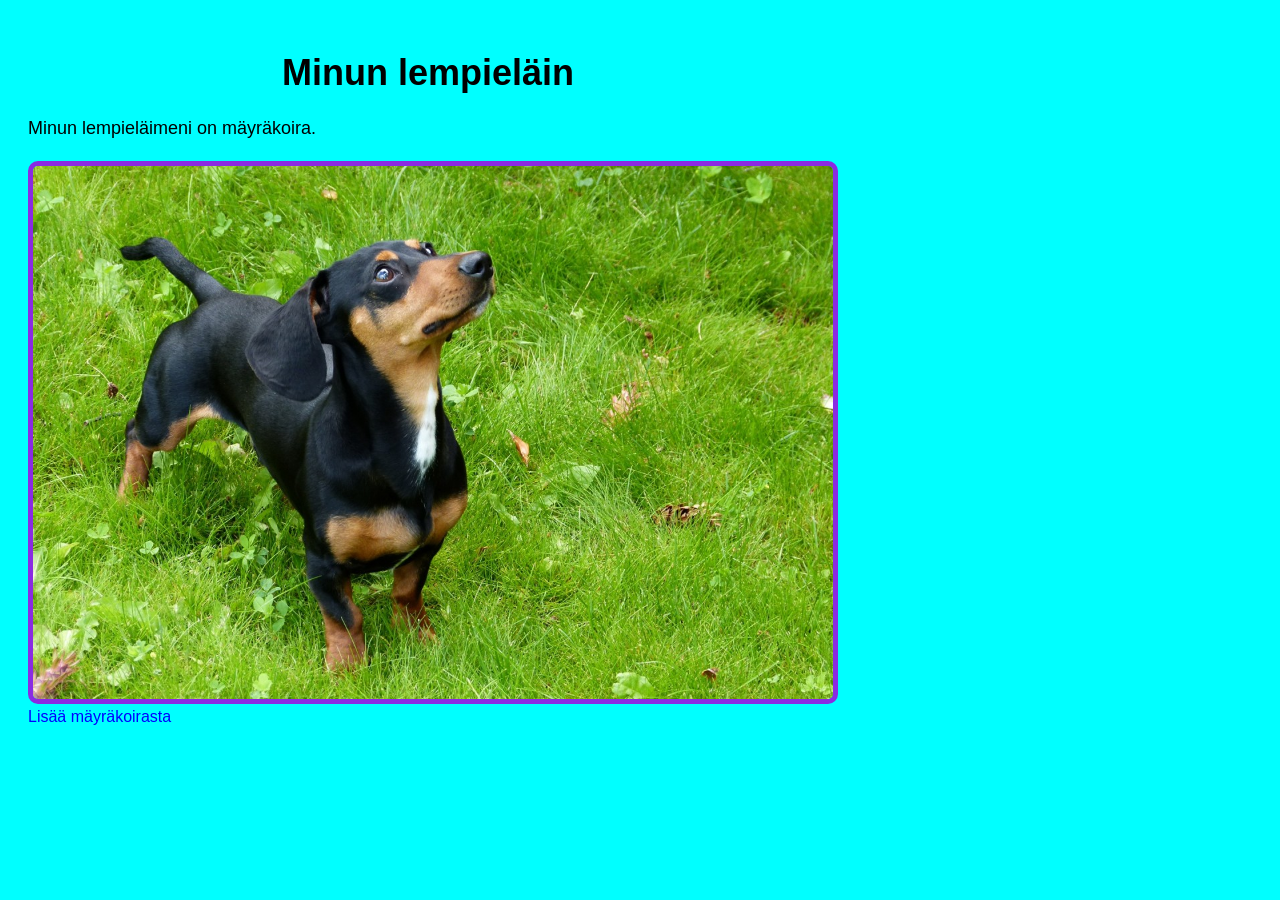
<file: workshop_1/index.html>
<!DOCTYPE html>
<html lang="en">
<head>
    <meta charset="UTF-8">
    <title>My First Website</title>
    <link rel="stylesheet" href="styles.css">
</head>
<body>

    <h1>Minun lempieläin</h1>
    <p>Minun lempieläimeni on mäyräkoira.</p>

    <img src="img/koira.jpg" alt="Mäyräkoira nurmikolla.">

    <a href="https://fi.wikipedia.org/wiki/M%C3%A4yr%C3%A4koira" target="_blank">
    Lisää mäyräkoirasta
    </a>

</body>
</html>
</file>
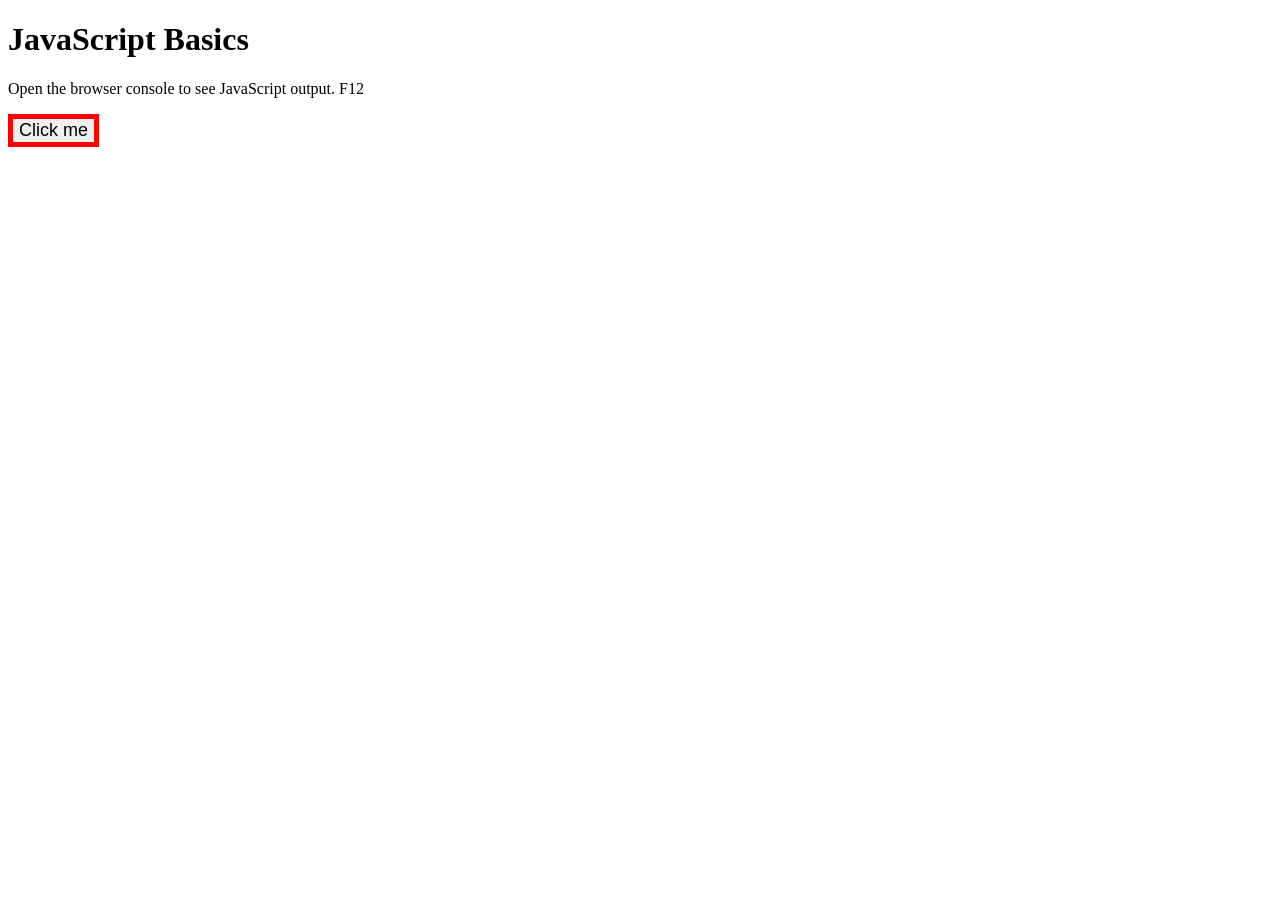
<file: WS02_JS_basic/index.html>
<!DOCTYPE html>
<html lang="en">
<head>
    <meta charset="UTF-8">
    <meta name="viewport" content="width=device-width, initial-scale=1.0">
    <title>JavaScript Basics</title>
    <link rel="stylesheet" href="styles.css">
</head>

<body>

    <h1>JavaScript Basics</h1>
    <p>Open the browser console to see JavaScript output. F12</p>

    <button onclick="showMessage()">Click me</button>

    <!--Link to JavaScript file-->
    <script src="js/script.js"></script>
    
</body>
</html>
</file>
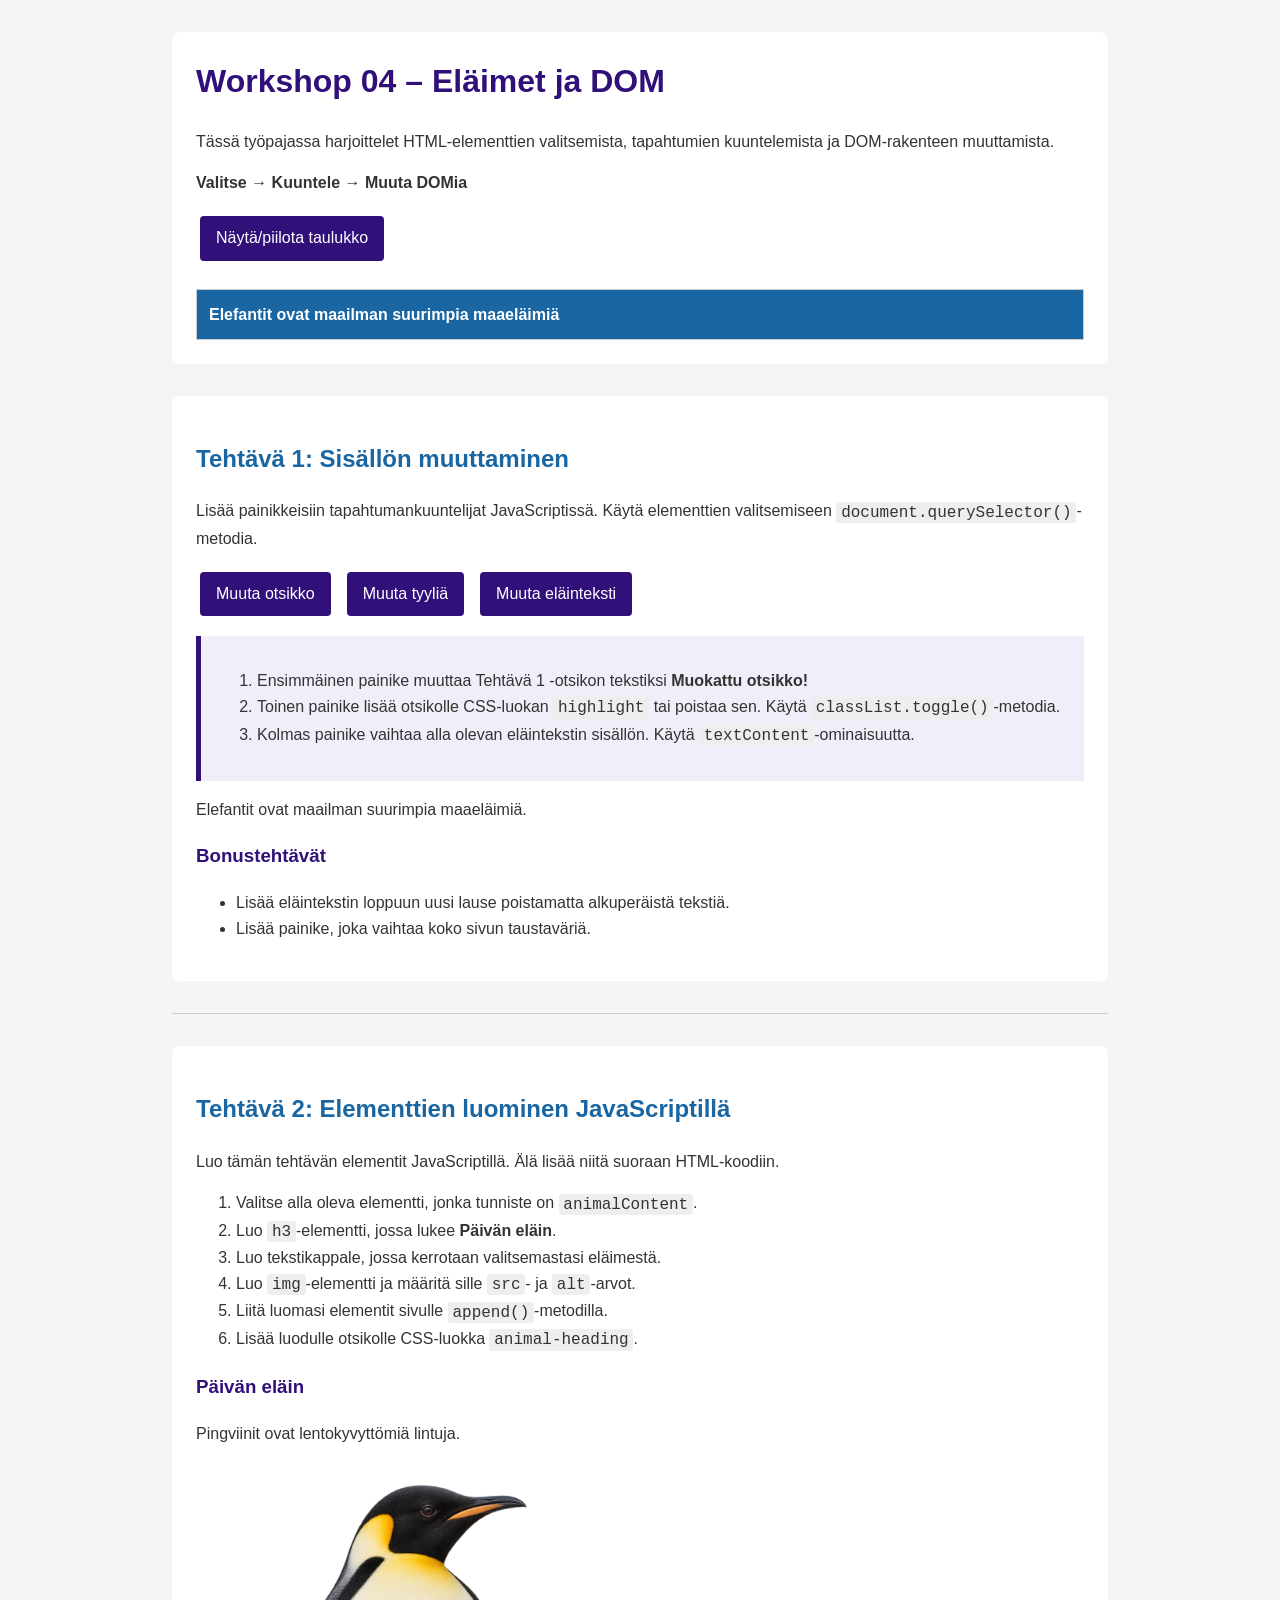
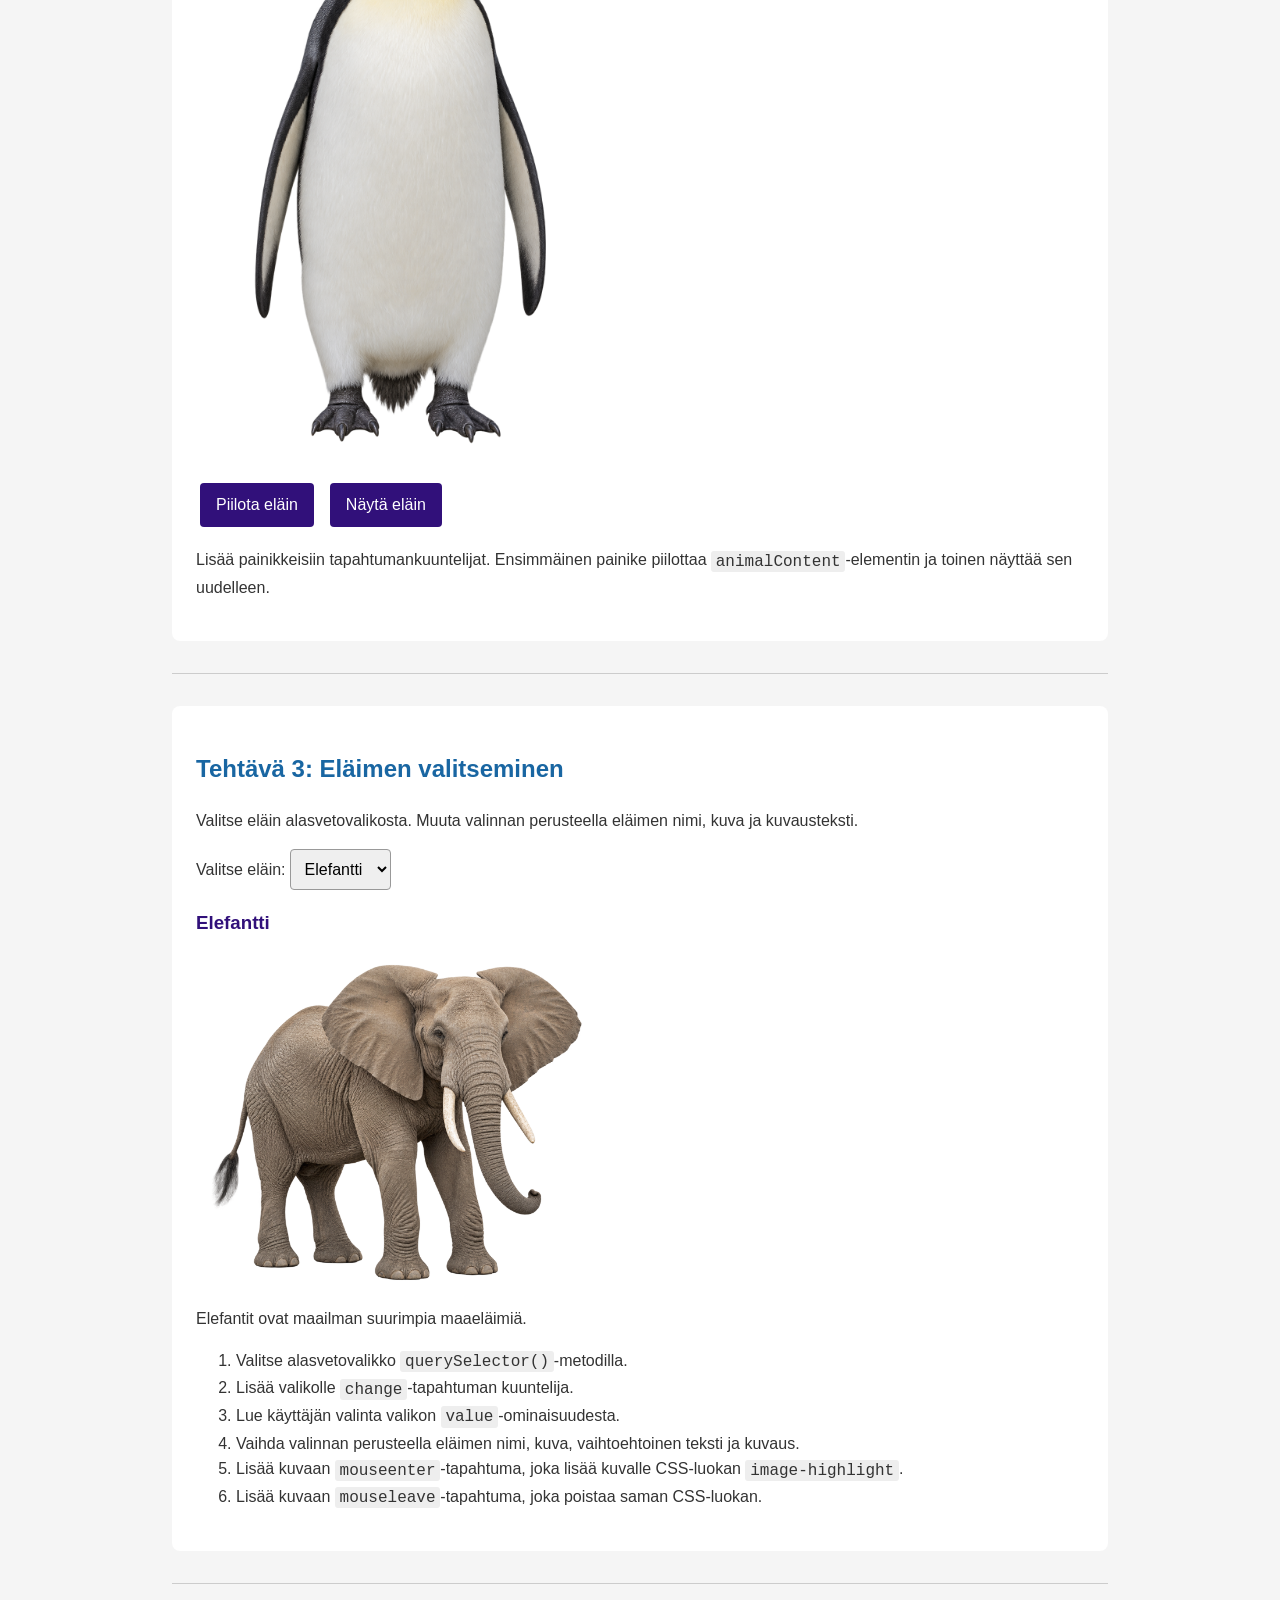
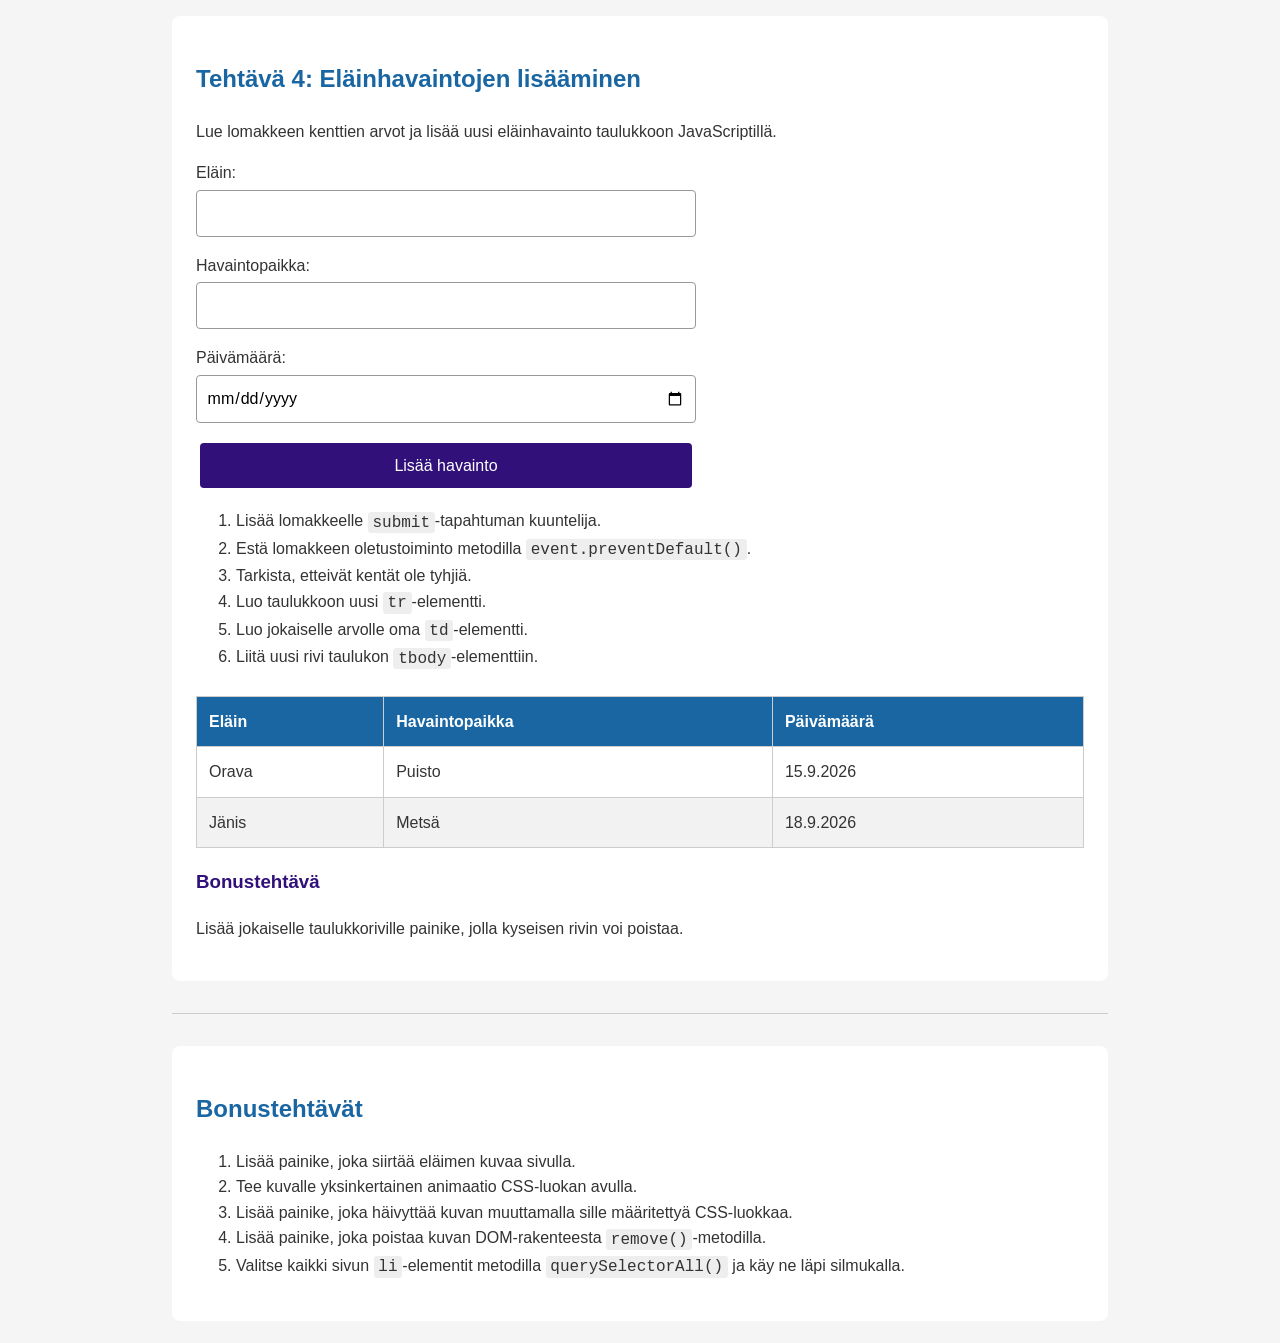
<file: WS04_DOM/index.html>
<!DOCTYPE html>
<html lang="fi">

<head>
    <meta charset="UTF-8">
    <meta name="viewport" content="width=device-width, initial-scale=1.0">

    <title>Workshop 04 – DOM-skriptaus</title>

    <link rel="stylesheet" href="css/styles.css">
    <script src="js/script.js" defer></script>
</head>

<body>
    <header>
        <h1 id="mainHeading">Workshop 04 – Eläimet ja DOM</h1>

        <p>
            Tässä työpajassa harjoittelet HTML-elementtien valitsemista,
            tapahtumien kuuntelemista ja DOM-rakenteen muuttamista.
        </p>

        <p>
            <strong>Valitse → Kuuntele → Muuta DOMia</strong>
        </p>

        <p>
            <button id="animalButton">Näytä/piilota taulukko</button>
        </p>

        <table id="animalTable">
            <thead>
                <tr>
                    <th>Elefantit ovat maailman suurimpia maaeläimiä</th>
                </tr>
            </thead>
        </table>
    </header>

    <main>
        <!-- TEHTÄVÄ 1 -->
        <section>
            <h2 id="taskOneHeading">Tehtävä 1: Sisällön muuttaminen</h2>

            <p>
                Lisää painikkeisiin tapahtumankuuntelijat JavaScriptissä.
                Käytä elementtien valitsemiseen
                <code>document.querySelector()</code>-metodia.
            </p>

            <div class="buttons">
                <button id="changeHeadingButton">
                    Muuta otsikko
                </button>

                <button id="changeStyleButton">
                    Muuta tyyliä
                </button>

                <button id="changeTextButton">
                    Muuta eläinteksti
                </button>
            </div>

            <div class="instructions">
                <ol>
                    <li>
                        Ensimmäinen painike muuttaa Tehtävä 1 -otsikon tekstiksi
                        <strong>Muokattu otsikko!</strong>
                    </li>

                    <li>
                        Toinen painike lisää otsikolle CSS-luokan
                        <code>highlight</code> tai poistaa sen.
                        Käytä <code>classList.toggle()</code>-metodia.
                    </li>

                    <li>
                        Kolmas painike vaihtaa alla olevan eläintekstin sisällön.
                        Käytä <code>textContent</code>-ominaisuutta.
                    </li>
                </ol>
            </div>

            <p id="animalText">
                Elefantit ovat maailman suurimpia maaeläimiä.
            </p>

            <h3>Bonustehtävät</h3>

            <ul>
                <li>
                    Lisää eläintekstin loppuun uusi lause poistamatta
                    alkuperäistä tekstiä.
                </li>

                <li>
                    Lisää painike, joka vaihtaa koko sivun taustaväriä.
                </li>
            </ul>
        </section>

        <hr>

        <!-- TEHTÄVÄ 2 -->
        <section>
            <h2>Tehtävä 2: Elementtien luominen JavaScriptillä</h2>

            <p>
                Luo tämän tehtävän elementit JavaScriptillä. Älä lisää niitä
                suoraan HTML-koodiin.
            </p>

            <ol>
                <li>
                    Valitse alla oleva elementti, jonka tunniste on
                    <code>animalContent</code>.
                </li>

                <li>
                    Luo <code>h3</code>-elementti, jossa lukee
                    <strong>Päivän eläin</strong>.
                </li>

                <li>
                    Luo tekstikappale, jossa kerrotaan valitsemastasi eläimestä.
                </li>

                <li>
                    Luo <code>img</code>-elementti ja määritä sille
                    <code>src</code>- ja <code>alt</code>-arvot.
                </li>

                <li>
                    Liitä luomasi elementit sivulle
                    <code>append()</code>-metodilla.
                </li>

                <li>
                    Lisää luodulle otsikolle CSS-luokka
                    <code>animal-heading</code>.
                </li>
            </ol>

            <div id="animalContent"></div>

            <div class="buttons">
                <button id="hideAnimalButton">
                    Piilota eläin
                </button>

                <button id="showAnimalButton">
                    Näytä eläin
                </button>
            </div>

            <p>
                Lisää painikkeisiin tapahtumankuuntelijat. Ensimmäinen painike
                piilottaa <code>animalContent</code>-elementin ja toinen näyttää
                sen uudelleen.
            </p>
        </section>

        <hr>

        <!-- TEHTÄVÄ 3 -->
        <section>
            <h2>Tehtävä 3: Eläimen valitseminen</h2>

            <p>
                Valitse eläin alasvetovalikosta. Muuta valinnan perusteella
                eläimen nimi, kuva ja kuvausteksti.
            </p>

            <label for="animalSelect">Valitse eläin:</label>

            <select id="animalSelect">
                <option value="elephant">Elefantti</option>
                <option value="tiger">Tiikeri</option>
                <option value="penguin">Pingviini</option>
                <option value="panda">Panda</option>
            </select>

            <article id="selectedAnimal">
                <h3 id="animalName">Elefantti</h3>

                <img
                    id="animalImage"
                    src="images/elephant.png"
                    alt="Elefantti"
                >

                <p id="animalDescription">
                    Elefantit ovat maailman suurimpia maaeläimiä.
                </p>
            </article>

            <ol>
                <li>
                    Valitse alasvetovalikko
                    <code>querySelector()</code>-metodilla.
                </li>

                <li>
                    Lisää valikolle <code>change</code>-tapahtuman kuuntelija.
                </li>

                <li>
                    Lue käyttäjän valinta valikon
                    <code>value</code>-ominaisuudesta.
                </li>

                <li>
                    Vaihda valinnan perusteella eläimen nimi, kuva,
                    vaihtoehtoinen teksti ja kuvaus.
                </li>

                <li>
                    Lisää kuvaan <code>mouseenter</code>-tapahtuma, joka lisää
                    kuvalle CSS-luokan <code>image-highlight</code>.
                </li>

                <li>
                    Lisää kuvaan <code>mouseleave</code>-tapahtuma, joka poistaa
                    saman CSS-luokan.
                </li>
            </ol>
        </section>

        <hr>

        <!-- TEHTÄVÄ 4 -->
        <section>
            <h2>Tehtävä 4: Eläinhavaintojen lisääminen</h2>

            <p>
                Lue lomakkeen kenttien arvot ja lisää uusi eläinhavainto
                taulukkoon JavaScriptillä.
            </p>

            <form id="animalForm">
                <div>
                    <label for="observationAnimal">Eläin:</label>

                    <input
                        type="text"
                        id="observationAnimal"
                        name="observationAnimal"
                    >
                </div>

                <div>
                    <label for="observationLocation">Havaintopaikka:</label>

                    <input
                        type="text"
                        id="observationLocation"
                        name="observationLocation"
                    >
                </div>

                <div>
                    <label for="observationDate">Päivämäärä:</label>

                    <input
                        type="date"
                        id="observationDate"
                        name="observationDate"
                    >
                </div>

                <button type="submit">
                    Lisää havainto
                </button>
            </form>

            <ol>
                <li>
                    Lisää lomakkeelle <code>submit</code>-tapahtuman kuuntelija.
                </li>

                <li>
                    Estä lomakkeen oletustoiminto metodilla
                    <code>event.preventDefault()</code>.
                </li>

                <li>
                    Tarkista, etteivät kentät ole tyhjiä.
                </li>

                <li>
                    Luo taulukkoon uusi <code>tr</code>-elementti.
                </li>

                <li>
                    Luo jokaiselle arvolle oma <code>td</code>-elementti.
                </li>

                <li>
                    Liitä uusi rivi taulukon <code>tbody</code>-elementtiin.
                </li>
            </ol>

            <table id="observationTable">
                <thead>
                    <tr>
                        <th>Eläin</th>
                        <th>Havaintopaikka</th>
                        <th>Päivämäärä</th>
                    </tr>
                </thead>

                <tbody id="observationTableBody">
                    <tr>
                        <td>Orava</td>
                        <td>Puisto</td>
                        <td>15.9.2026</td>
                    </tr>

                    <tr>
                        <td>Jänis</td>
                        <td>Metsä</td>
                        <td>18.9.2026</td>
                    </tr>
                </tbody>
            </table>

            <h3>Bonustehtävä</h3>

            <p>
                Lisää jokaiselle taulukkoriville painike, jolla kyseisen rivin
                voi poistaa.
            </p>
        </section>

        <hr>

        <!-- BONUSTEHTÄVÄT -->
        <section>
            <h2>Bonustehtävät</h2>

            <ol>
                <li>
                    Lisää painike, joka siirtää eläimen kuvaa sivulla.
                </li>

                <li>
                    Tee kuvalle yksinkertainen animaatio CSS-luokan avulla.
                </li>

                <li>
                    Lisää painike, joka häivyttää kuvan muuttamalla sille
                    määritettyä CSS-luokkaa.
                </li>

                <li>
                    Lisää painike, joka poistaa kuvan DOM-rakenteesta
                    <code>remove()</code>-metodilla.
                </li>

                <li>
                    Valitse kaikki sivun <code>li</code>-elementit metodilla
                    <code>querySelectorAll()</code> ja käy ne läpi silmukalla.
                </li>
            </ol>
        </section>
    </main>
</body>

</html>
</file>
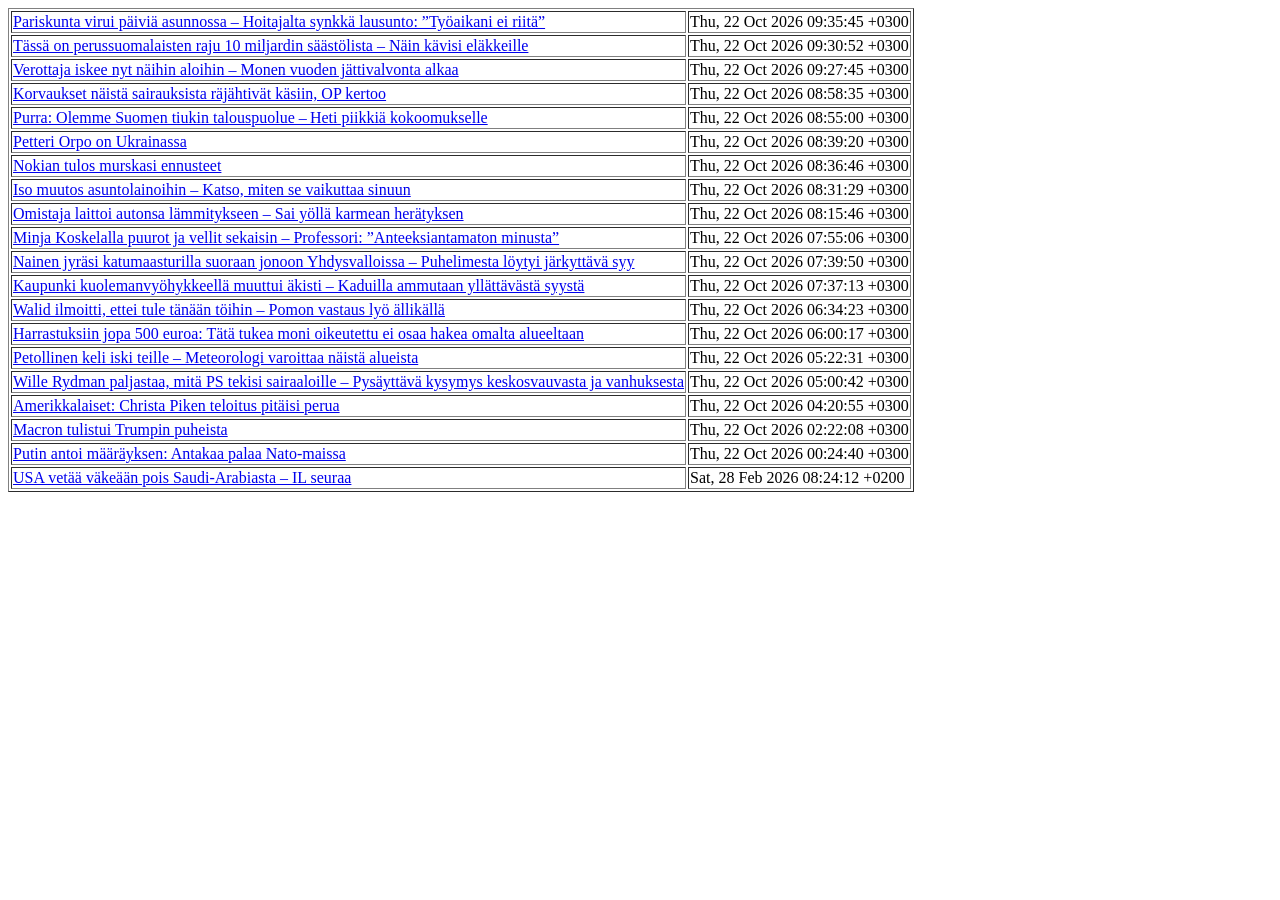
<file: WS07_AJAX/tuntiharjoitukset/index.html>
<!DOCTYPE html>
<html lang="en">

<head>
    <meta charset="UTF-8">
    <title>Quotes</title>
</head>

<body>
    <h1>Quotes</h1>
    <div id="Quotes"></div>
    <div id="weatherdata">Haetaan säätietoja…</div>
    
    <div id="weatherdata">Haetaan säätietoja…</div>
    <script src="ajaxdemo-iltalehti.js"></script>

</body>



</html>
</file>
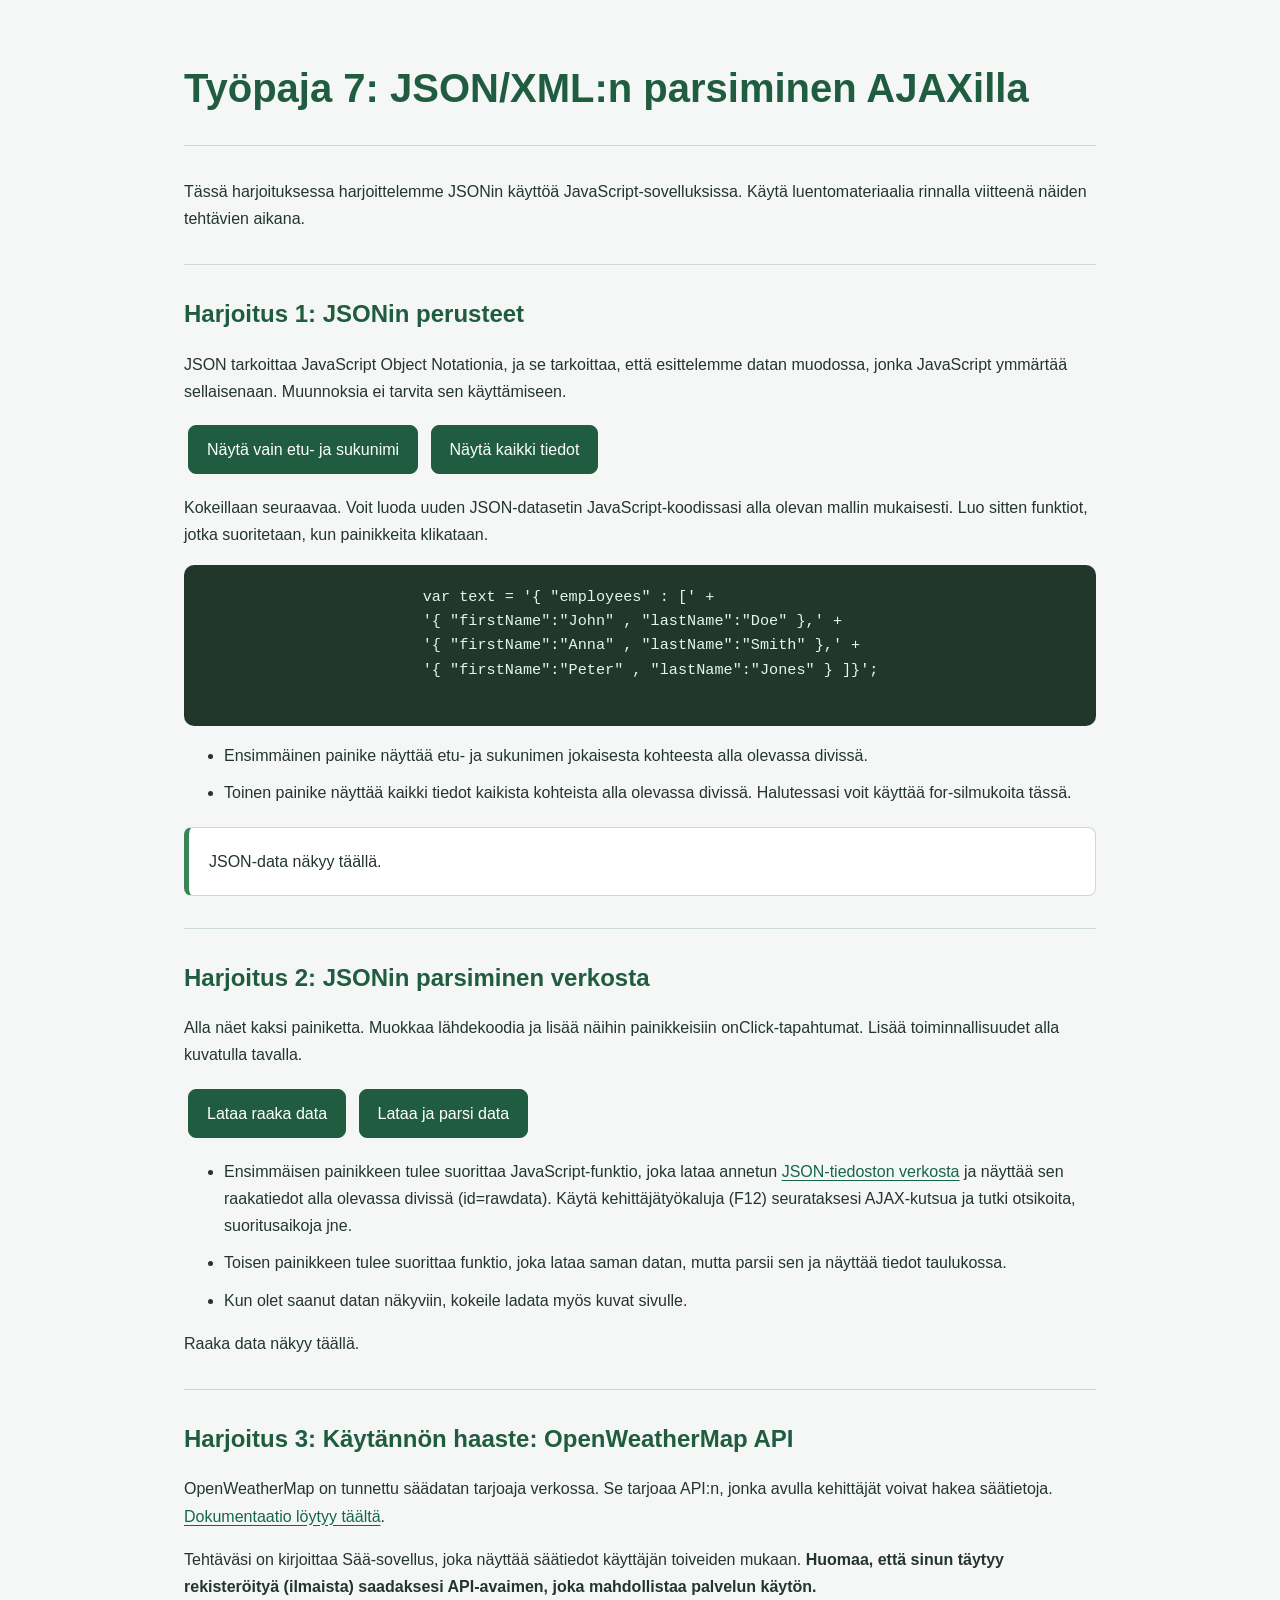
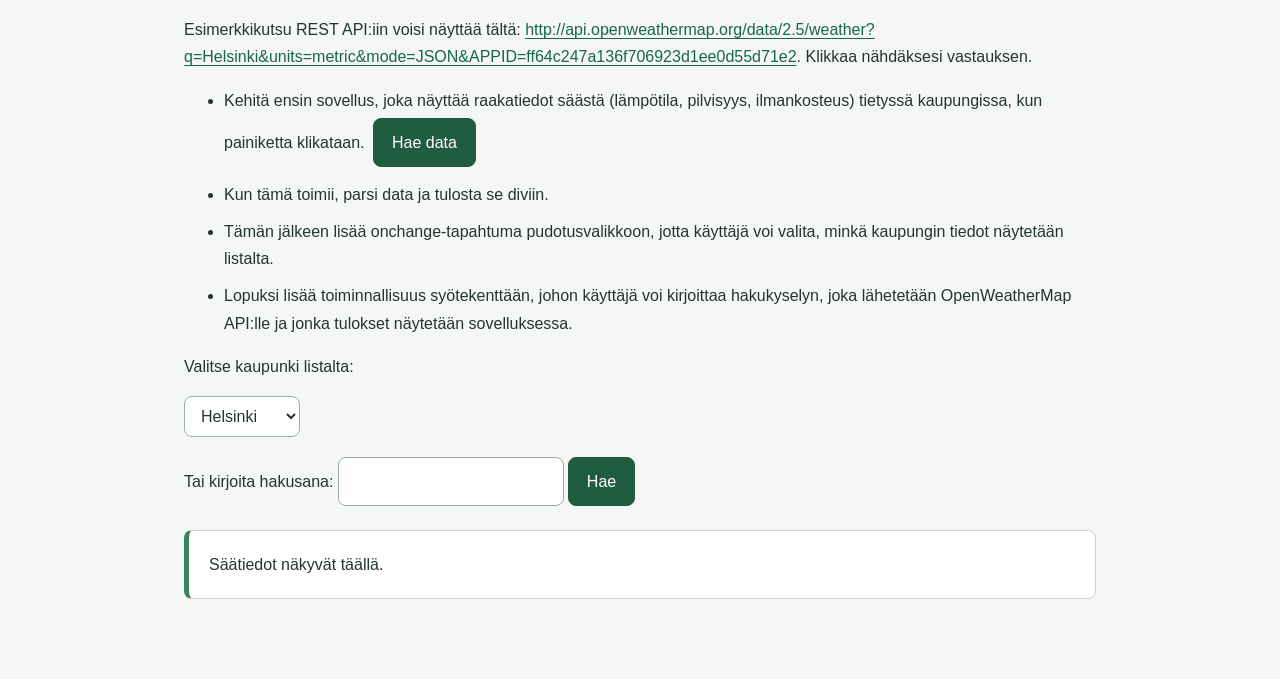
<file: WS07_AJAX/Workshop07.html>
<!DOCTYPE html>
<HTML lang="fi">

<head>
	<meta charset="utf-8">
	<title>Työpaja 7</title>
	<link rel="stylesheet" href="css/styles.css">
	<meta name="viewport" content="width=device-width, initial-scale=1">
	<script src="script.js" defer></script>
	
</head>

<body class="ws8">
	<h1>Työpaja 7: JSON/XML:n parsiminen AJAXilla</h1>
	<hr />
	<p>Tässä harjoituksessa harjoittelemme JSONin käyttöä JavaScript-sovelluksissa. Käytä luentomateriaalia rinnalla
		viitteenä näiden tehtävien aikana.</p>

	<hr />
	<h2>Harjoitus 1: JSONin perusteet</h2>
	<p>JSON tarkoittaa JavaScript Object Notationia, ja se tarkoittaa, että esittelemme datan muodossa, jonka JavaScript
		ymmärtää sellaisenaan. Muunnoksia ei tarvita sen käyttämiseen.</p>
	<p>
		<button id="showNames">Näytä vain etu- ja sukunimi</button>
		<button id="showAll">Näytä kaikki tiedot</button>
	</p>
	<p>Kokeillaan seuraavaa. Voit luoda uuden JSON-datasetin JavaScript-koodissasi alla olevan mallin mukaisesti. Luo
		sitten funktiot, jotka suoritetaan, kun painikkeita klikataan.</p>

	<pre>
			var text = '{ "employees" : [' +
			'{ "firstName":"John" , "lastName":"Doe" },' +
			'{ "firstName":"Anna" , "lastName":"Smith" },' +
			'{ "firstName":"Peter" , "lastName":"Jones" } ]}';
		</pre>
	<ul>
		<li>Ensimmäinen painike näyttää etu- ja sukunimen jokaisesta kohteesta alla olevassa divissä.</li>
		<li>Toinen painike näyttää kaikki tiedot kaikista kohteista alla olevassa divissä. Halutessasi voit käyttää
			for-silmukoita tässä.</li>
	</ul>
	<div id="jsondata">JSON-data näkyy täällä.</div>

	
	<hr />
	<h2>Harjoitus 2: JSONin parsiminen verkosta</h2>
	<p>Alla näet kaksi painiketta. Muokkaa lähdekoodia ja lisää näihin painikkeisiin onClick-tapahtumat. Lisää
		toiminnallisuudet alla kuvatulla tavalla.</p>
	<p>
		<button id="loadRawBtn">Lataa raaka data</button>
		<button id="loadParsedBtn">Lataa ja parsi data</button>
	</p>

	<ul>
		<li>Ensimmäisen painikkeen tulee suorittaa JavaScript-funktio, joka lataa annetun <a
				href="http://www.omdbapi.com/?s=star+wars&apikey=cbbc6750">JSON-tiedoston verkosta</a> ja näyttää sen
			raakatiedot alla olevassa divissä (id=rawdata). Käytä kehittäjätyökaluja (F12) seurataksesi AJAX-kutsua ja
			tutki otsikoita, suoritus­aikoja jne.</li>
		<li>Toisen painikkeen tulee suorittaa funktio, joka lataa saman datan, mutta parsii sen ja näyttää tiedot
			taulukossa.</li>
		<li>Kun olet saanut datan näkyviin, kokeile ladata myös kuvat sivulle.</li>
	</ul>
	<div id="rawData">Raaka data näkyy täällä.</div>
	<div id="tableData"></div>

	<hr />
	<h2>Harjoitus 3: Käytännön haaste: OpenWeatherMap API</h2>

	<p>OpenWeatherMap on tunnettu säädatan tarjoaja verkossa. Se tarjoaa API:n, jonka avulla kehittäjät voivat hakea
		säätietoja. <a href="https://openweathermap.org/api">Dokumentaatio löytyy täältä</a>.</p>
	<p>Tehtäväsi on kirjoittaa Sää-sovellus, joka näyttää säätiedot käyttäjän toiveiden mukaan. <b>Huomaa, että sinun
			täytyy rekisteröityä (ilmaista) saadaksesi API-avaimen, joka mahdollistaa palvelun käytön.</b></p>

	<p>Esimerkkikutsu REST API:iin voisi näyttää tältä: <a
			href="http://api.openweathermap.org/data/2.5/weather?q=Helsinki&units=metric&mode=JSON&APPID=ff64c247a136f706923d1ee0d55d71e2">http://api.openweathermap.org/data/2.5/weather?q=Helsinki&units=metric&mode=JSON&APPID=ff64c247a136f706923d1ee0d55d71e2</a>.
		Klikkaa nähdäksesi vastauksen.</p>
	<ul>
		<li>Kehitä ensin sovellus, joka näyttää raakatiedot säästä (lämpötila, pilvisyys, ilmankosteus) tietyssä
			kaupungissa, kun painiketta klikataan. <button id="loadDefaultBtn">Hae data</button></li>
		<li>Kun tämä toimii, parsi data ja tulosta se diviin.</li>
		<li>Tämän jälkeen lisää onchange-tapahtuma pudotusvalikkoon, jotta käyttäjä voi valita, minkä kaupungin tiedot
			näytetään listalta.</li>
		<li>Lopuksi lisää toiminnallisuus syötekenttään, johon käyttäjä voi kirjoittaa hakukyselyn, joka lähetetään
			OpenWeatherMap API:lle ja jonka tulokset näytetään sovelluksessa.</li>
	</ul>
	<p>Valitse kaupunki listalta:</p>
	<select name="mySelect" id="city" onchange="">
		<option value="Helsinki">Helsinki</option>
		<option value="Stockholm">Tukholma</option>
		<option value="Rome">Rooma</option>
		<option value="New York">New York</option>
	</select>
	<p>Tai kirjoita hakusana: <input id="citysearch" /><button id="search">Hae</button></p>
	<div id="weatherdata">Säätiedot näkyvät täällä.</div>

</body>

</html>
</file>
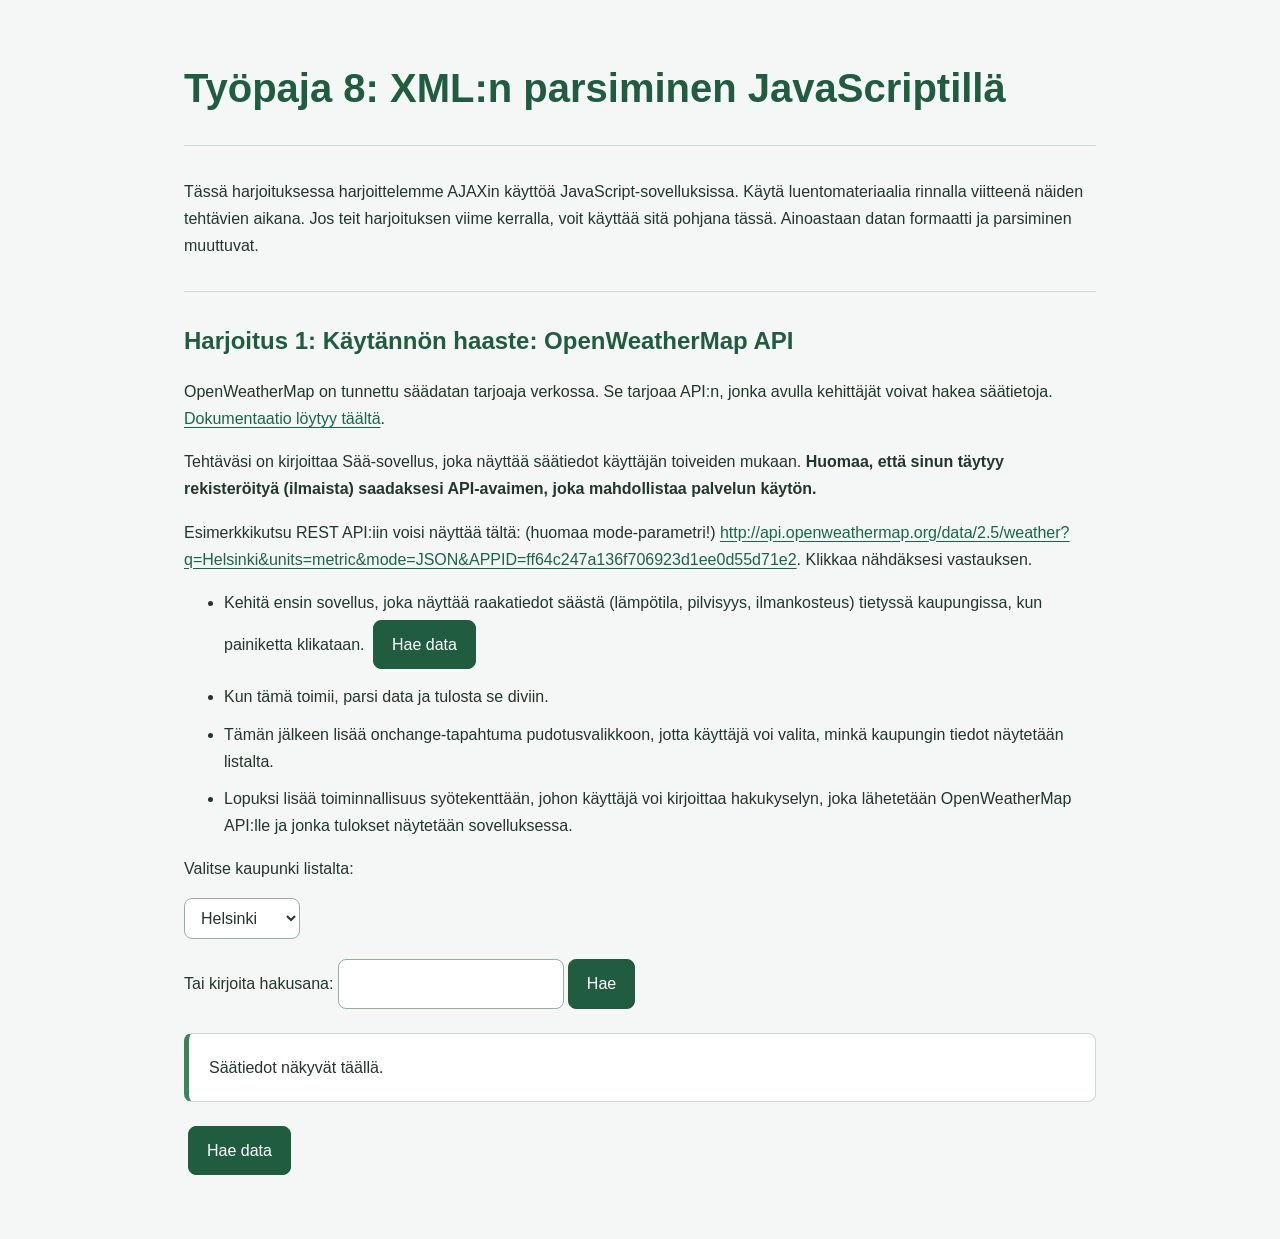
<file: WS08_XML/workshop08.html>
<!DOCTYPE html>
<HTML lang="fi">

<head>
    <meta charset="utf-8">
    <title>Työpaja 8</title>
    <link rel="stylesheet" href="../WS07_AJAX/css/styles.css">
     <!--This is a comment. Comments are not displayed in the browser-->
    <!--defer odottaa, että HTML on luettu ennen JavaScriptin suorittamista.-->
    <script src="script.js" defer></script>
</head>

<body class="ws8">
    <h1>Työpaja 8: XML:n parsiminen JavaScriptillä</h1>
    <hr />
    <p>Tässä harjoituksessa harjoittelemme AJAXin käyttöä JavaScript-sovelluksissa. Käytä luentomateriaalia rinnalla
        viitteenä näiden tehtävien aikana. Jos teit harjoituksen viime kerralla, voit käyttää sitä pohjana tässä.
        Ainoastaan datan formaatti ja parsiminen muuttuvat.</p>

    <hr />
    <h2>Harjoitus 1: Käytännön haaste: OpenWeatherMap API</h2>

    <p>OpenWeatherMap on tunnettu säädatan tarjoaja verkossa. Se tarjoaa API:n, jonka avulla kehittäjät voivat hakea
        säätietoja. <a href="https://openweathermap.org/api">Dokumentaatio löytyy täältä</a>.</p>
    <p>Tehtäväsi on kirjoittaa Sää-sovellus, joka näyttää säätiedot käyttäjän toiveiden mukaan. <b>Huomaa, että sinun
            täytyy rekisteröityä (ilmaista) saadaksesi API-avaimen, joka mahdollistaa palvelun käytön.</b></p>

    <p>Esimerkkikutsu REST API:iin voisi näyttää tältä: (huomaa mode-parametri!) <a
            href="http://api.openweathermap.org/data/2.5/weather?q=Helsinki&units=metric&mode=xml&APPID=ff64c247a136f706923d1ee0d55d71e2">http://api.openweathermap.org/data/2.5/weather?q=Helsinki&units=metric&mode=JSON&APPID=ff64c247a136f706923d1ee0d55d71e2</a>.
        Klikkaa nähdäksesi vastauksen.</p>
    <ul>
        <li>Kehitä ensin sovellus, joka näyttää raakatiedot säästä (lämpötila, pilvisyys, ilmankosteus) tietyssä
            kaupungissa, kun painiketta klikataan. <button>Hae data</button></li>
        <li>Kun tämä toimii, parsi data ja tulosta se diviin.</li>
        <li>Tämän jälkeen lisää onchange-tapahtuma pudotusvalikkoon, jotta käyttäjä voi valita, minkä kaupungin tiedot
            näytetään listalta.</li>
        <li>Lopuksi lisää toiminnallisuus syötekenttään, johon käyttäjä voi kirjoittaa hakukyselyn, joka lähetetään
            OpenWeatherMap API:lle ja jonka tulokset näytetään sovelluksessa.</li>
    </ul>
    <p>Valitse kaupunki listalta:</p>
    <select name="mySelect" id="city" onchange="">
        <option value="Helsinki">Helsinki</option>
        <option value="Stockholm">Tukholma</option>
        <option value="Rome">Rooma</option>
        <option value="New York">New York</option>
    </select>
    <p>Tai kirjoita hakusana: <input id="citysearch" /><button id="search">Hae</button></p>
    <div id="weatherdata">Säätiedot näkyvät täällä.</div>

    <!--This is a comment. Comments are not displayed in the browser-->
    <button id="loadDefaultBtn">Hae data</button>

</body>

</html>
</file>
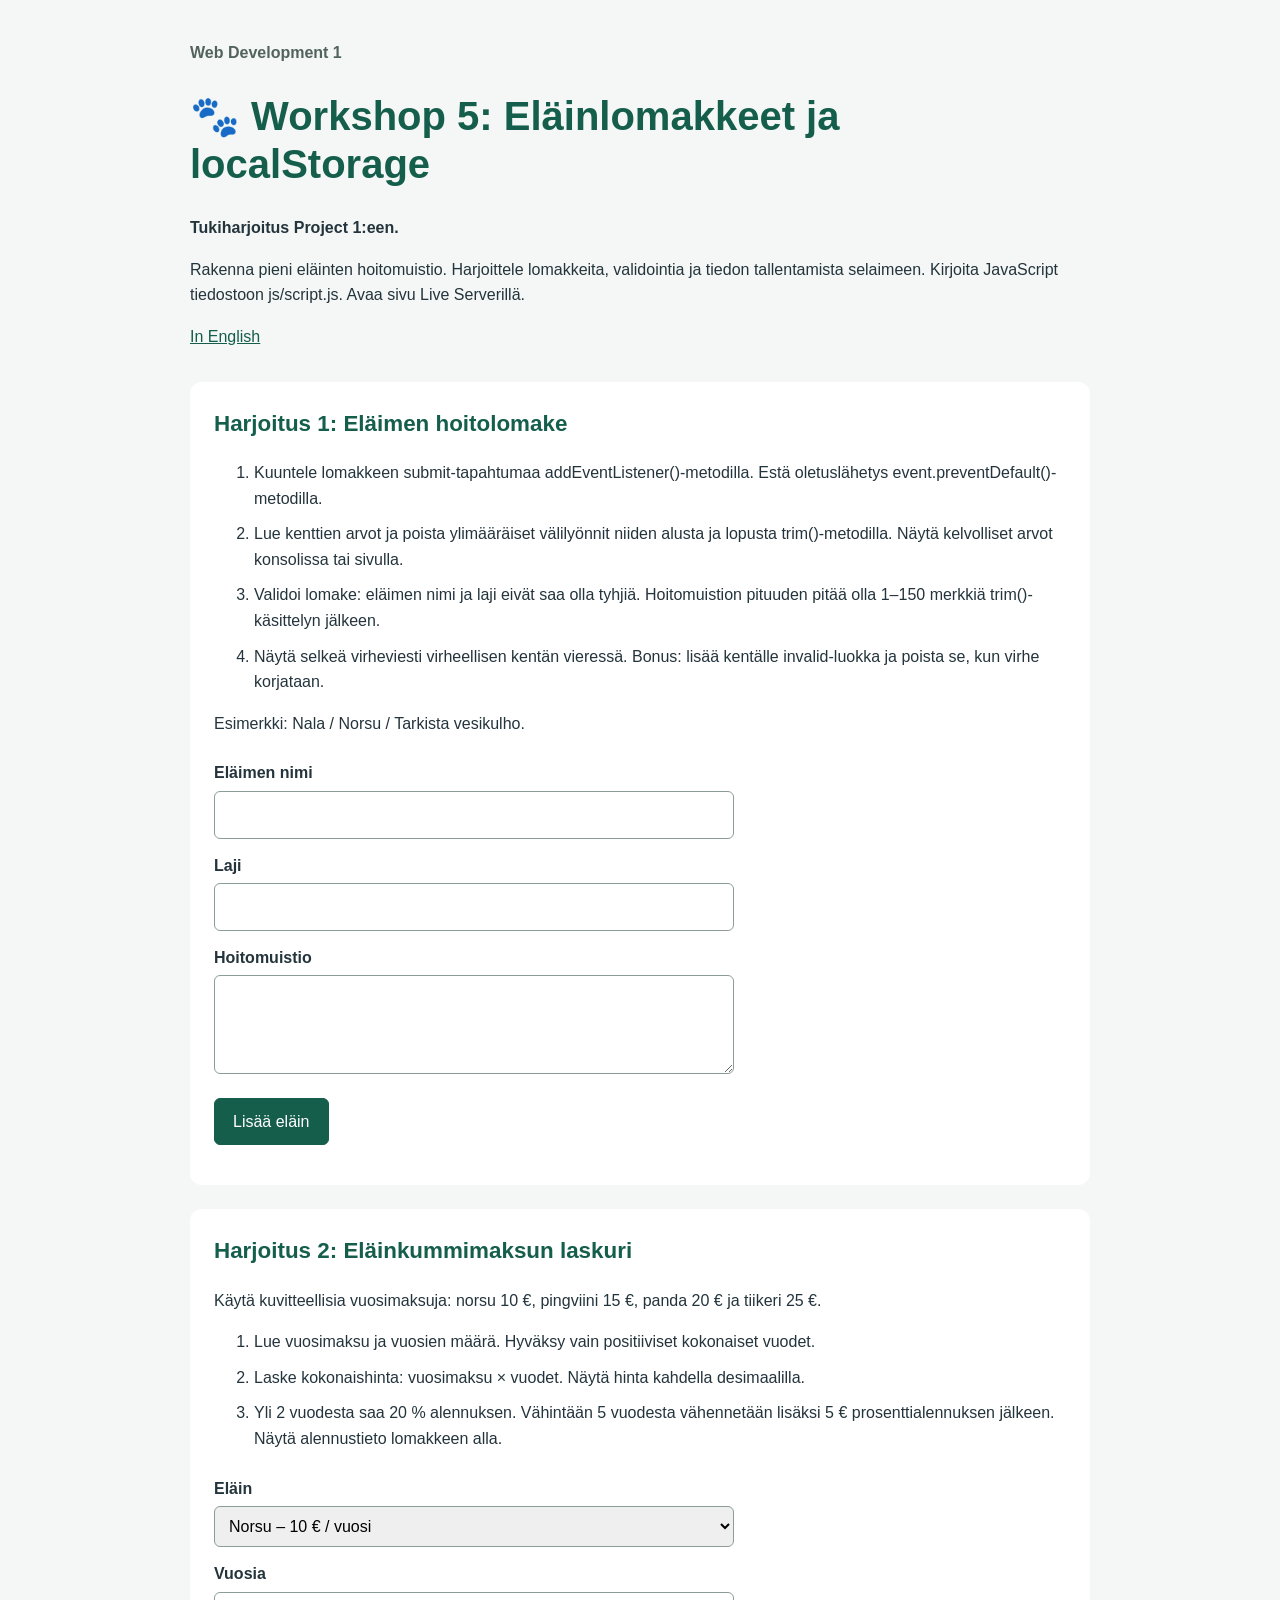
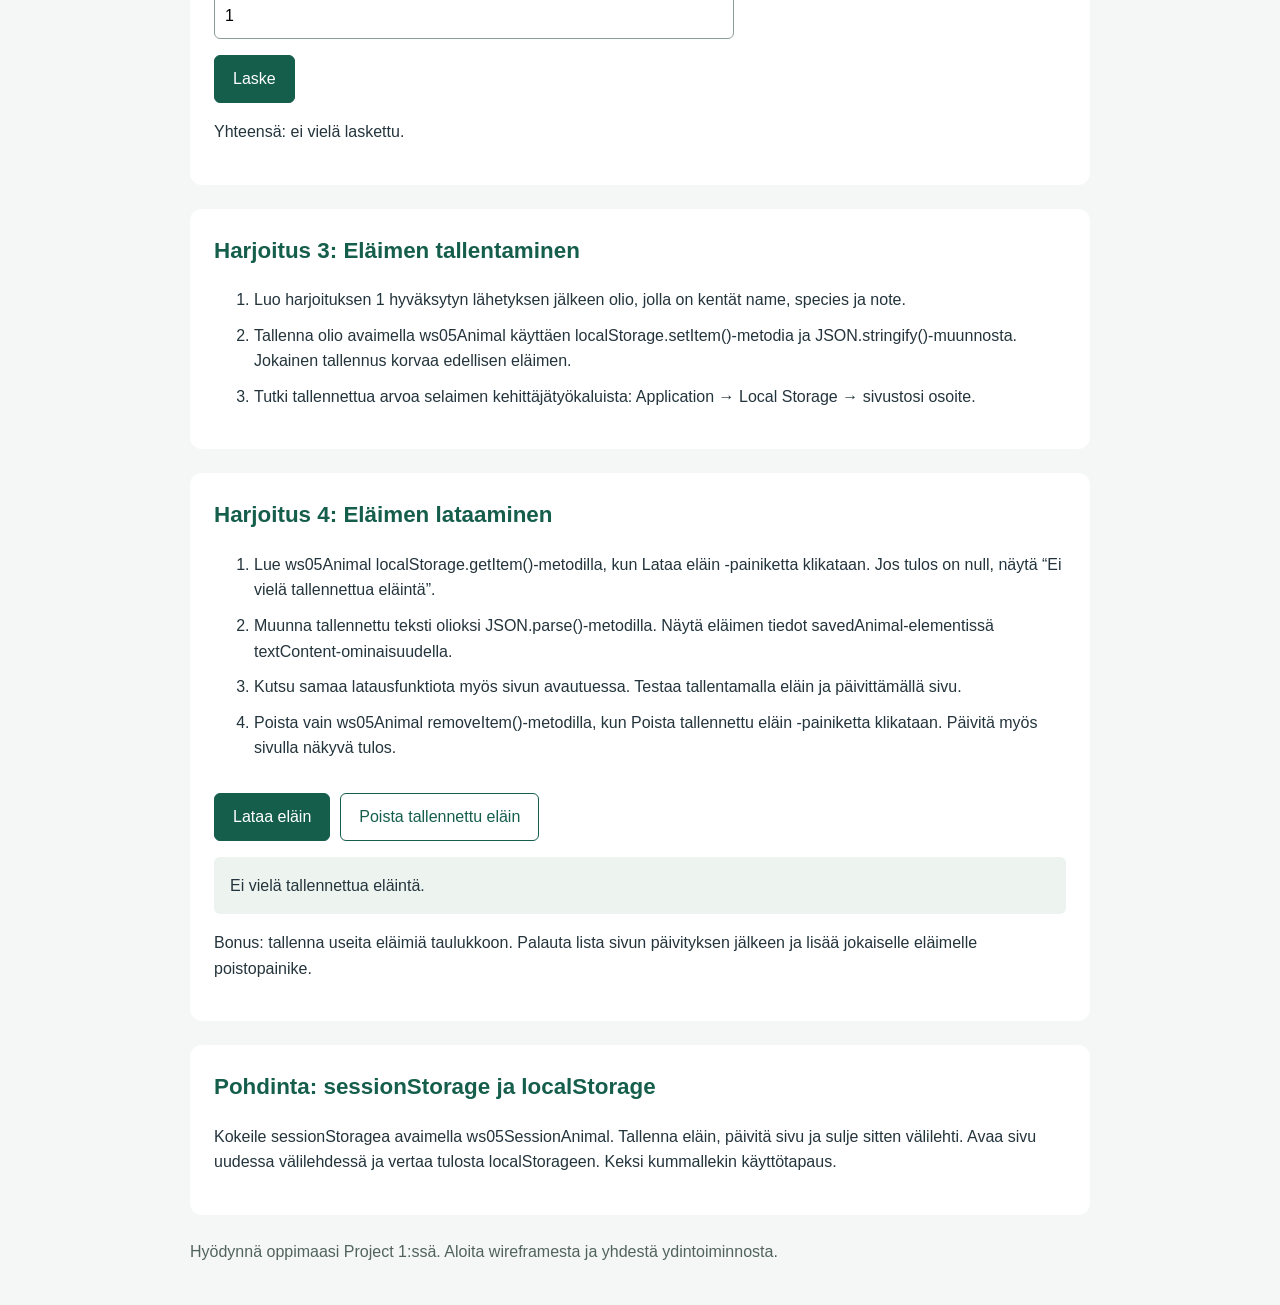
<file: WS05_Forms_Localstorage/Workshop05/index-fi.html>
<!DOCTYPE html>
<html lang="fi">
<head>
  <meta charset="UTF-8">
  <meta name="viewport" content="width=device-width, initial-scale=1.0">
  <title>Workshop 5: Eläinlomakkeet ja localStorage</title>
  <link rel="stylesheet" href="styles.css">
  <script src="js/script.js" defer></script>
</head>
<body>
<main>
<header>
  <p class="course">Web Development 1</p>
  <h1>🐾 Workshop 5: Eläinlomakkeet ja localStorage</h1>
  <p class="notice">Tukiharjoitus Project 1:een.</p>
  <p>Rakenna pieni eläinten hoitomuistio. Harjoittele lomakkeita, validointia ja tiedon tallentamista selaimeen. Kirjoita JavaScript tiedostoon js/script.js. Avaa sivu Live Serverillä.</p>
  <a href="index.html" lang="en">In English</a>
</header>
<section>
  <h2>Harjoitus 1: Eläimen hoitolomake</h2>
  <ol><li>Kuuntele lomakkeen submit-tapahtumaa addEventListener()-metodilla. Estä oletuslähetys event.preventDefault()-metodilla.</li><li>Lue kenttien arvot ja poista ylimääräiset välilyönnit niiden alusta ja lopusta trim()-metodilla. Näytä kelvolliset arvot konsolissa tai sivulla.</li><li>Validoi lomake: eläimen nimi ja laji eivät saa olla tyhjiä. Hoitomuistion pituuden pitää olla 1–150 merkkiä trim()-käsittelyn jälkeen.</li><li>Näytä selkeä virheviesti virheellisen kentän vieressä. Bonus: lisää kentälle invalid-luokka ja poista se, kun virhe korjataan.</li></ol>
  <p>Esimerkki: Nala / Norsu / Tarkista vesikulho.</p>
  <!-- novalidate allows students to practise JavaScript validation. -->
  <form id="animalForm" novalidate>
    <label for="animalName">Eläimen nimi</label>
    <input id="animalName" name="name" type="text" required aria-describedby="nameError">
    <span id="nameError" class="error" aria-live="polite"></span>
    <label for="animalSpecies">Laji</label>
    <input id="animalSpecies" name="species" type="text" required aria-describedby="speciesError">
    <span id="speciesError" class="error" aria-live="polite"></span>
    <label for="careNote">Hoitomuistio</label>
    <textarea id="careNote" name="note" rows="3" required aria-describedby="noteError"></textarea>
    <span id="noteError" class="error" aria-live="polite"></span>
    <button type="submit">Lisää eläin</button>
  </form>
  <p id="formResult" role="status"></p>
</section>
<section>
  <h2>Harjoitus 2: Eläinkummimaksun laskuri</h2>
  <p>Käytä kuvitteellisia vuosimaksuja: norsu 10 €, pingviini 15 €, panda 20 € ja tiikeri 25 €.</p>
  <ol><li>Lue vuosimaksu ja vuosien määrä. Hyväksy vain positiiviset kokonaiset vuodet.</li><li>Laske kokonaishinta: vuosimaksu × vuodet. Näytä hinta kahdella desimaalilla.</li><li>Yli 2 vuodesta saa 20 % alennuksen. Vähintään 5 vuodesta vähennetään lisäksi 5 € prosenttialennuksen jälkeen. Näytä alennustieto lomakkeen alla.</li></ol>
  <form id="sponsorForm">
    <label for="animalType">Eläin</label>
    <select id="animalType" name="type"><option value="10">Norsu – 10 € / vuosi</option><option value="15">Pingviini – 15 € / vuosi</option><option value="20">Panda – 20 € / vuosi</option><option value="25">Tiikeri – 25 € / vuosi</option></select>
    <label for="years">Vuosia</label>
    <input id="years" name="years" type="number" min="1" step="1" value="1" required>
    <button type="submit">Laske</button>
  </form>
  <p id="cost" role="status">Yhteensä: ei vielä laskettu.</p>
  <p id="discountMessage" aria-live="polite"></p>
</section>
<section>
  <h2>Harjoitus 3: Eläimen tallentaminen</h2>
  <ol><li>Luo harjoituksen 1 hyväksytyn lähetyksen jälkeen olio, jolla on kentät name, species ja note.</li><li>Tallenna olio avaimella ws05Animal käyttäen localStorage.setItem()-metodia ja JSON.stringify()-muunnosta. Jokainen tallennus korvaa edellisen eläimen.</li><li>Tutki tallennettua arvoa selaimen kehittäjätyökaluista: Application → Local Storage → sivustosi osoite.</li></ol>
</section>
<section>
  <h2>Harjoitus 4: Eläimen lataaminen</h2>
  <ol><li>Lue ws05Animal localStorage.getItem()-metodilla, kun Lataa eläin -painiketta klikataan. Jos tulos on null, näytä “Ei vielä tallennettua eläintä”.</li><li>Muunna tallennettu teksti olioksi JSON.parse()-metodilla. Näytä eläimen tiedot savedAnimal-elementissä textContent-ominaisuudella.</li><li>Kutsu samaa latausfunktiota myös sivun avautuessa. Testaa tallentamalla eläin ja päivittämällä sivu.</li><li>Poista vain ws05Animal removeItem()-metodilla, kun Poista tallennettu eläin -painiketta klikataan. Päivitä myös sivulla näkyvä tulos.</li></ol>
  <div class="actions">
    <button type="button" id="loadAnimal">Lataa eläin</button>
    <button type="button" id="clearAnimal" class="secondary">Poista tallennettu eläin</button>
  </div>
  <p id="savedAnimal" class="saved" role="status">Tallennetun eläimen tiedot näkyvät tässä.</p>
  <p>Bonus: tallenna useita eläimiä taulukkoon. Palauta lista sivun päivityksen jälkeen ja lisää jokaiselle eläimelle poistopainike.</p>
</section>
<section>
  <h2>Pohdinta: sessionStorage ja localStorage</h2>
  <p>Kokeile sessionStoragea avaimella ws05SessionAnimal. Tallenna eläin, päivitä sivu ja sulje sitten välilehti. Avaa sivu uudessa välilehdessä ja vertaa tulosta localStorageen. Keksi kummallekin käyttötapaus.</p>
</section>
<footer><p>Hyödynnä oppimaasi Project 1:ssä. Aloita wireframesta ja yhdestä ydintoiminnosta.</p></footer>
</main>
</body>
</html>
</file>
<file: workshop_1/styles.css>
body {
    font-family: Arial, Helvetica, sans-serif;

    max-width: 800px;

    background-color: aqua;

    padding: 20px;
}

h1 {
    color: black;
    font-size: 36px;
    text-align: center;
    margin-bottom: 20px;
}

p {
    color:black;
    font-size: 18px;
    line-height: 1.6;
}

img {
    max-width: 100%;
    border-radius: 10px;
    border-left: 5px solid blueviolet;
    border-right: 5px solid blueviolet;
    border-top: 5px solid blueviolet;
    border-bottom: 5px solid blueviolet;
}

a {
    color:blue;
    text-decoration: none;

}

a:hover {
    color:brown;
    text-decoration: none;

}
</file>
<file: WS02_JS_basic/styles.css>
button {
    font-size: large;
    border-top: 5px solid red;
    border-left: 5px solid red;
    border-right: 5px solid red;
    border-bottom: 5px solid red;
}
</file>
<file: WS04_DOM/css/styles.css>
* {
    box-sizing: border-box;
}

body {
    max-width: 1000px;
    margin: 0 auto;
    padding: 2rem;

    font-family: "Trebuchet MS", Helvetica, sans-serif;
    line-height: 1.6;
    color: #333333;
    background-color: #f5f5f5;
}

header,
section {
    margin-bottom: 2rem;
    padding: 1.5rem;

    background-color: white;
    border-radius: 8px;
}

h1 {
    margin-top: 0;
    color: #31107a;
}

h2 {
    color: #1966a2;
}

h3 {
    color: #31107a;
}

hr {
    margin: 2rem 0;
    border: 0;
    border-top: 1px solid #cccccc;
}

button {
    margin: 0.25rem;
    padding: 0.6rem 1rem;

    font: inherit;
    color: white;
    background-color: #31107a;

    border: 0;
    border-radius: 4px;
    cursor: pointer;
}

button:hover {
    background-color: #5631a5;
}

button:focus-visible,
input:focus-visible,
select:focus-visible {
    outline: 3px solid #28a78e;
    outline-offset: 2px;
}

.buttons {
    display: flex;
    flex-wrap: wrap;
    gap: 0.5rem;
    margin: 1rem 0;
}

.instructions {
    padding: 1rem;
    background-color: #f0eef8;
    border-left: 5px solid #31107a;
}

code {
    padding: 0.1rem 0.3rem;
    font-family: Consolas, monospace;
    background-color: #eeeeee;
    border-radius: 3px;
}

.highlight {
    padding: 1rem;
    color: white;
    background-color: #31107a;
}

.animal-heading {
    color: #31107a;
    font-family: Arial, sans-serif;
}

.image-highlight {
    border: 6px solid #31107a;
}

#animalImage,
#animalContent img {
    display: block;
    width: 400px;
    max-width: 100%;
    height: auto;
    margin: 1rem 0;
}

form {
    display: grid;
    gap: 1rem;
    max-width: 500px;
    margin: 1rem 0;
}

form div {
    display: grid;
    gap: 0.25rem;
}

input,
select {
    padding: 0.6rem;
    font: inherit;
    border: 1px solid #999999;
    border-radius: 4px;
}

table {
    width: 100%;
    margin-top: 1.5rem;
    border-collapse: collapse;
}

th,
td {
    padding: 0.75rem;
    text-align: left;
    border: 1px solid #cccccc;
}

th {
    color: white;
    background-color: #1966a2;
}

tbody tr:nth-child(even) {
    background-color: #f2f2f2;
}

@media (max-width: 600px) {
    body {
        padding: 1rem;
    }

    header,
    section {
        padding: 1rem;
    }

    .buttons {
        flex-direction: column;
    }

    button {
        width: 100%;
    }
}
</file>
<file: WS07_AJAX/css/styles.css>
/* Työpaja 7 – JSON ja AJAX */

* {
  box-sizing: border-box;
}

body.ws8 {
  max-width: 960px;
  margin: 0 auto;
  padding: 36px 24px 60px;
  background-color: #f4f7f5;
  color: #24352c;
  font-family: Arial, Helvetica, sans-serif;
  font-size: 16px;
  line-height: 1.7;
}

.ws8 h1 {
  color: #205c40;
  font-size: clamp(1.8rem, 4vw, 2.5rem);
  line-height: 1.25;
}

.ws8 h2 {
  margin-top: 32px;
  color: #205c40;
  line-height: 1.4;
}

.ws8 hr {
  margin: 32px 0;
  border: 0;
  border-top: 1px solid #cbd9d0;
}

.ws8 a {
  color: #18664a;
  overflow-wrap: anywhere;
  text-underline-offset: 3px;
}

.ws8 li {
  margin-bottom: 10px;
}

.ws8 button,
.ws8 input,
.ws8 select {
  font: inherit;
}

.ws8 button {
  margin: 4px;
  padding: 10px 18px;
  border: 1px solid #205c40;
  border-radius: 8px;
  background-color: #205c40;
  color: white;
  cursor: pointer;
}

.ws8 button:hover {
  background-color: #16452f;
}

.ws8 input,
.ws8 select {
  max-width: 100%;
  padding: 10px 12px;
  border: 1px solid #9aafa1;
  border-radius: 8px;
  background-color: white;
  color: #24352c;
}

.ws8 :is(button, input, select, a):focus-visible {
  outline: 3px solid #b46b00;
  outline-offset: 3px;
}

.ws8 pre {
  padding: 20px;
  overflow-x: auto;
  border-radius: 10px;
  background-color: #22372b;
  color: #e6f5eb;
  font-size: 0.95rem;
  line-height: 1.6;
}

.ws8 #jsondata,
.ws8 #rawdata,
.ws8 #weatherdata {
  margin: 20px 0;
  padding: 20px;
  overflow-wrap: anywhere;
  overflow-x: auto;
  border: 1px solid #cbd9d0;
  border-left: 5px solid #39855a;
  border-radius: 8px;
  background-color: white;
}

.ws8 table {
  width: 100%;
  border-collapse: collapse;
}

.ws8 th,
.ws8 td {
  padding: 12px;
  border: 1px solid #cbd9d0;
  text-align: left;
  vertical-align: top;
}

.ws8 th {
  background-color: #e4eee7;
}

.ws8 img {
  max-width: 100%;
  height: auto;
}
</file>
<file: WS05_Forms_Localstorage/Workshop05/styles.css>
/* Simple shared styles for the English and Finnish workshop. */
* { box-sizing: border-box; }
body {
  margin: 0;
  padding: 24px;
  font-family: Arial, Helvetica, sans-serif;
  line-height: 1.6;
  color: #24343c;
  background: #f4f7f5;
}
main { max-width: 900px; margin: auto; }
header { margin-bottom: 32px; }
h1 { font-size: clamp(1.8rem, 4vw, 2.5rem); line-height: 1.2; color: #155e4c; }
h2 { margin-top: 0; color: #155e4c; font-size: 1.4rem; }
.course { color: #52635d; font-weight: bold; }
.notice { font-weight: bold; }
section { margin-bottom: 24px; padding: 24px; background: white; border-radius: 12px; }
li { margin-bottom: 10px; }
a { color: #155e4c; }
form { max-width: 520px; margin-top: 24px; }
label { display: block; margin-top: 14px; font-weight: bold; }
input, select, textarea {
  width: 100%; padding: 10px; margin-top: 5px;
  font: inherit; border: 1px solid #8c9d96; border-radius: 6px;
}
button {
  margin-top: 16px; padding: 10px 18px; font: inherit;
  color: white; background: #155e4c; border: 1px solid #155e4c;
  border-radius: 6px; cursor: pointer;
}
button:hover { background: #104b3d; }
.secondary { color: #155e4c; background: white; }
.secondary:hover { background: #edf4f0; }
.actions { display: flex; flex-wrap: wrap; gap: 10px; }
:focus-visible { outline: 3px solid #bd650d; outline-offset: 3px; }
.error { display: block; color: #b42318; font-size: .95rem; }
.invalid { border: 2px solid #b42318; }
.saved { padding: 16px; background: #edf4f0; border-radius: 6px; white-space: pre-line; }
footer { color: #52635d; }
@media (max-width: 600px) {
  body { padding: 14px; }
  section { padding: 18px; }
}
</file>
